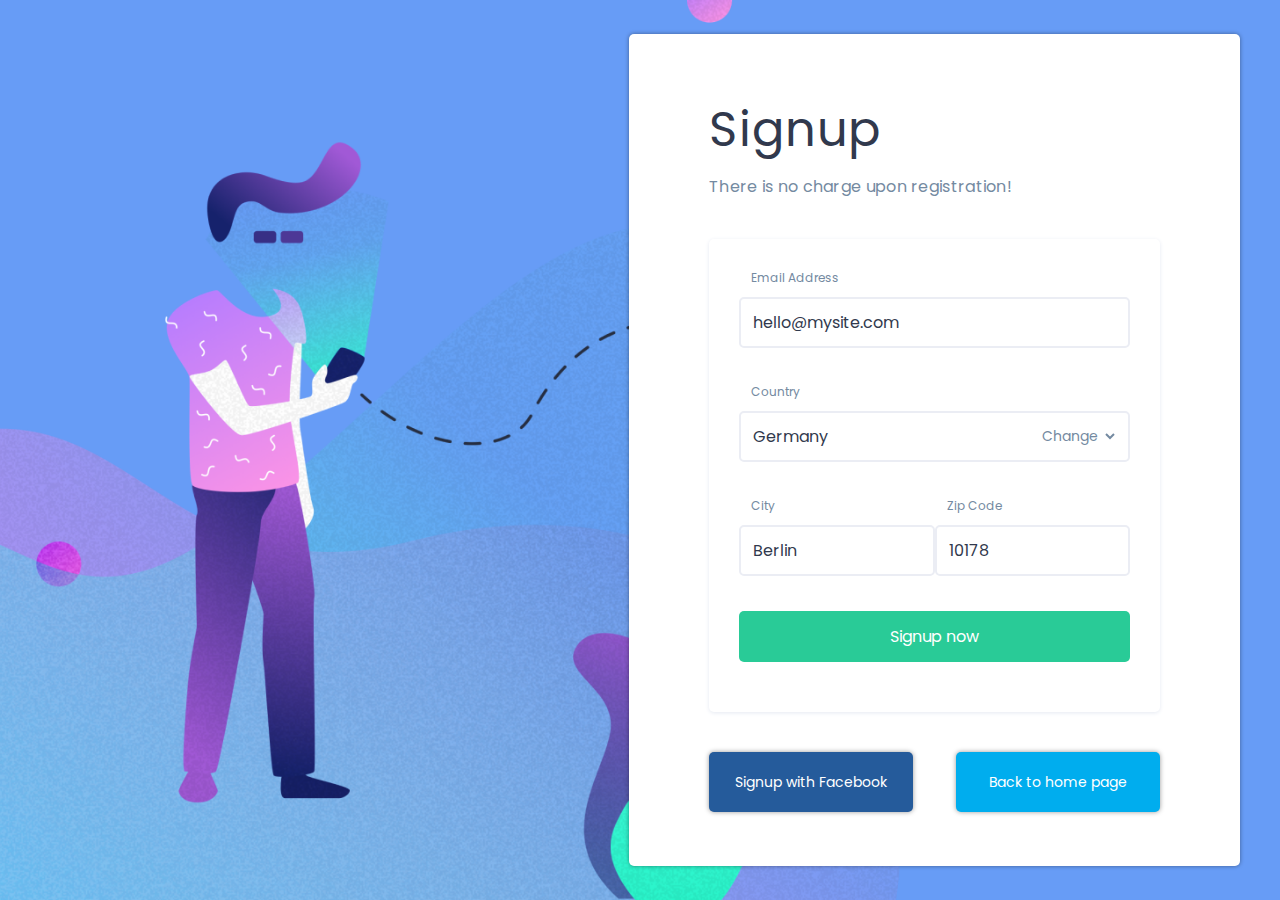
<file: Form.html>
<!DOCTYPE html>
<html lang="en">
    <head>
        <meta charset="UTF-8" />
        <meta http-equiv="X-UA-Compatible" content="IE=edge" />
        <meta name="viewport" content="width=device-width, initial-scale=1.0" />
        <link rel="stylesheet" href="stylesheet.css" />
        <link rel="stylesheet" href="media.css" />
        <link rel="stylesheet" href="general.css" />
        <link rel="stylesheet" href="style.css" />
        <title>Form</title>
    </head>
    <body>
        <div class="form-container">
            <div class="bg-illustration">
                <section>
                    <div class="form-section centerByMargin">
                        <div class="block" id="content">
                            <div class="inside-block-box centerByMargin">
                                <div>
                                    <h2 id="SignUpTitle">Signup</h2>
                                    <p>There is no charge upon registration!</p>
                                </div>
                                <div class="form-box" id="formBox">
                                    <form action="" id="registerForm">
                                        <div
                                            class="direction-column input-part-box"
                                        >
                                            <label for="Email"
                                                >Email Address</label
                                            >
                                            <input
                                                type="email"
                                                id="Email"
                                                name="email"
                                                placeholder="hello@mysite.com"
                                            />
                                        </div>
                                        <div
                                            class="direction-column input-part-box Drop-down-menu"
                                        >
                                            <label for="country">Country</label>
                                            <input
                                                type="text"
                                                id="country"
                                                name="country"
                                                placeholder="Germany"
                                                list="countryList"
                                            />
                                            <select
                                                name="CountryList"
                                                id="CountryList"
                                            >
                                                <option value="Change" selected>
                                                    Change
                                                </option>
                                                <option value="Georgia">
                                                    Georgia
                                                </option>
                                                <option value="France">
                                                    France
                                                </option>
                                                <option value="USA">USA</option>
                                                <option value="Brazil">
                                                    Brazil
                                                </option>
                                            </select>
                                        </div>
                                        <div
                                            class="space-between input-part-box"
                                        >
                                            <div class="direction-column">
                                                <label for="City">City</label>
                                                <input
                                                    type="text"
                                                    name="city"
                                                    id="City"
                                                    placeholder="Berlin"
                                                />
                                            </div>
                                            <div class="direction-column">
                                                <label for="CountryCode"
                                                    >Zip Code</label
                                                >
                                                <input
                                                    type="number"
                                                    name="zipcode"
                                                    id="CountryCode"
                                                    placeholder="10178"
                                                />
                                            </div>
                                        </div>
                                        <div>
                                            <button
                                                type="submit"
                                                id="submitBtn"
                                            >
                                                Signup now
                                            </button>
                                        </div>
                                        <div>
                                            <p id="valueCheck"></p>
                                        </div>
                                    </form>
                                </div>
                                <div class="space-between extra-buttons">
                                    <div>
                                        <button>Signup with Facebook</button>
                                    </div>
                                    <div>
                                        <button id="backToHome">
                                            Back to home page
                                        </button>
                                    </div>
                                </div>
                            </div>
                        </div>
                    </div>
                </section>
            </div>
        </div>
        <script src="javascript.js"></script>
    </body>
</html>
</file>
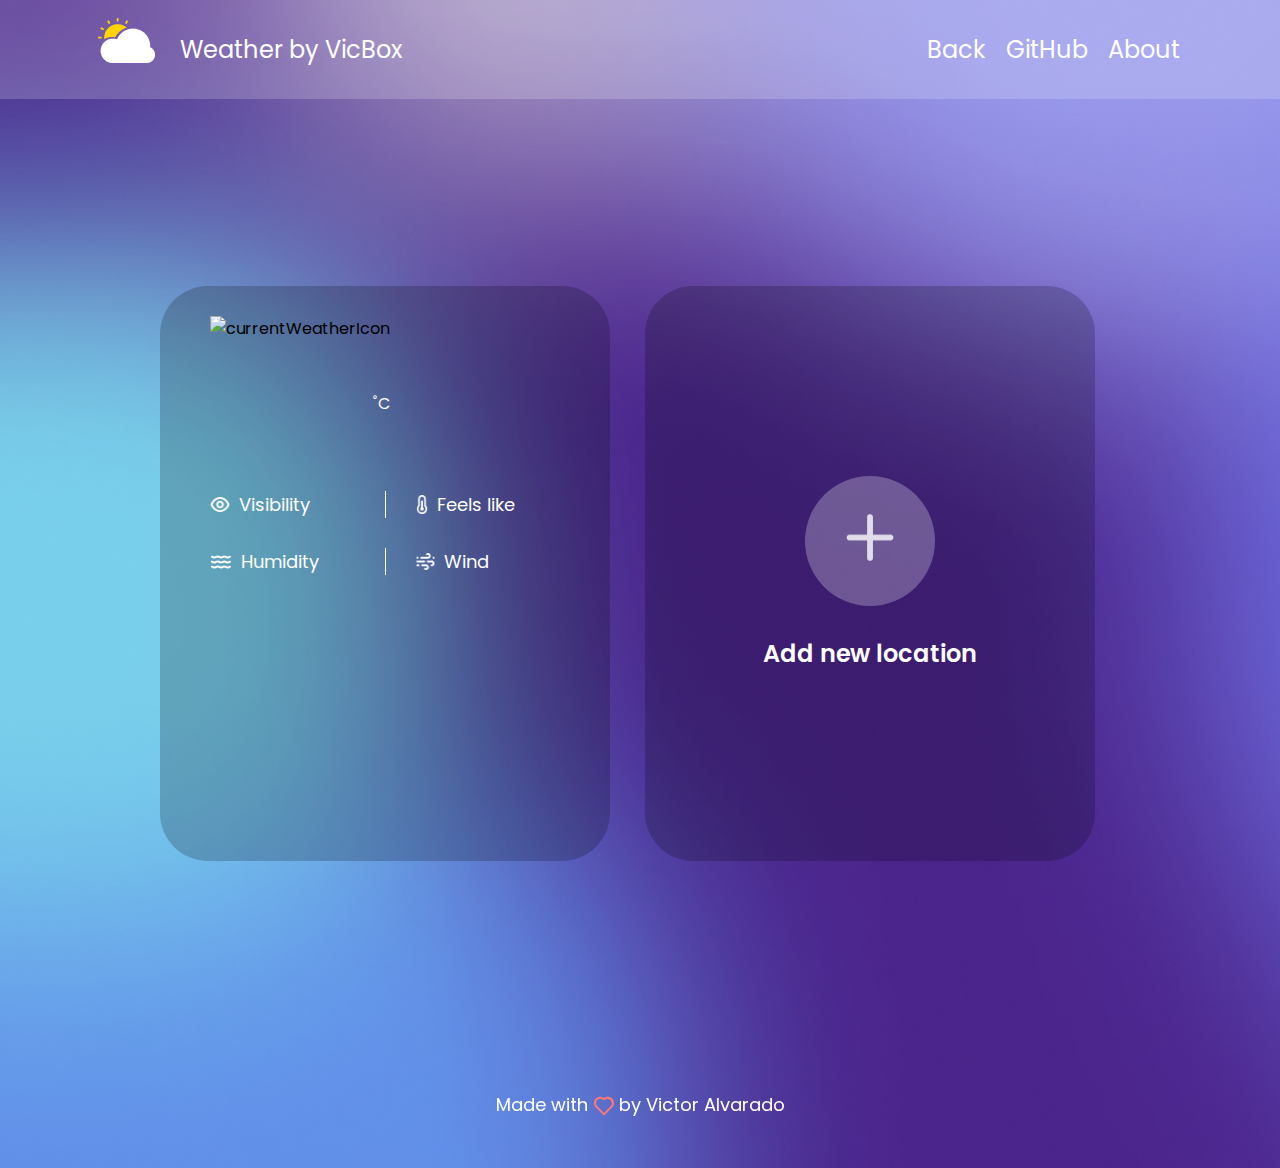
<file: weather.html>
<!DOCTYPE html>
<html lang="en">
    <head>
        <meta charset="UTF-8" />
        <meta http-equiv="X-UA-Compatible" content="IE=edge" />
        <meta name="viewport" content="width=device-width, initial-scale=1.0" />
        <link rel="stylesheet" href="stylesheet.css" />
        <link rel="stylesheet" href="style.css" />
        <link rel="stylesheet" href="general.css" />
        <link rel="stylesheet" href="media.css" />
        <title>weather</title>
    </head>
    <body>
        <div class="container">
            <header>
                <div class="space-between header-container">
                    <div class="space-between header-leftside">
                        <div class="header-icons">
                            <a href="#"
                                ><img
                                    src="./images/Union.png"
                                    alt="cloud-icon"
                                    class="cloud-icon"
                            /></a>
                            <a href="#"
                                ><img
                                    src="./images/Subtract.png"
                                    alt="sun-header-icon"
                                    class="sun-header-icon"
                            /></a>
                        </div>
                        <div>
                            <a href="#"><p>Weather by VicBox</p></a>
                        </div>
                    </div>
                    <div>
                        <nav>
                            <ul class="flex-align-center">
                                <li><a href="index.html">Back</a></li>
                                <li><a href="#">GitHub</a></li>
                                <li><a href="#">About</a></li>
                            </ul>
                        </nav>
                    </div>
                </div>
            </header>
            <section>
                <div class="grid middle-section">
                    <div class="block" id="block1">
                        <div class="space-between icon-date-part">
                            <div>
                                <img
                                    id="currentWeatherIcon"
                                    alt="currentWeatherIcon"
                                    class="current-Weather-Icon"
                                />
                            </div>
                            <div>
                                <p id="cityName"></p>
                                <p id="currentdate"></p>
                            </div>
                        </div>
                        <div class="temp-indicator-part">
                            <div>
                                <p id="tempIndicator"></p>
                                <span>˚C</span>
                            </div>
                            <div>
                                <p id="weatherDescription"></p>
                            </div>
                        </div>
                        <div class="grid extra-weather-stats">
                            <div>
                                <div class="space-between event-left-side">
                                    <div>
                                        <img
                                            src="./images/visibility-icon.png"
                                            alt="Visibility"
                                            class="visibility-icon"
                                        />
                                        <p>Visibility</p>
                                    </div>
                                    <div>
                                        <p id="VisibilityIndicator"></p>
                                    </div>
                                </div>
                            </div>
                            <div class="item">
                                <div class="space-between event-right-side">
                                    <div>
                                        <img
                                            src="./images/temp-icon.png"
                                            alt="Temperature"
                                            class="temp-icon"
                                        />
                                        <p>Feels like</p>
                                    </div>
                                    <div>
                                        <p id="feelsLikeIndicator"></p>
                                    </div>
                                </div>
                            </div>
                            <div>
                                <div class="space-between event-left-side">
                                    <div>
                                        <img
                                            src="./images/humidity-icon.png"
                                            alt="Humidity"
                                            class="humidity-icon"
                                        />
                                        <p>Humidity</p>
                                    </div>
                                    <div>
                                        <p id="humidityIndicator"></p>
                                    </div>
                                </div>
                            </div>
                            <div class="item">
                                <div class="space-between event-right-side">
                                    <div>
                                        <img
                                            src="./images/wind-icon.png"
                                            alt="Wind"
                                            class="wind-icon"
                                        />
                                        <p>Wind</p>
                                    </div>
                                    <div>
                                        <p id="windIndicator"></p>
                                    </div>
                                </div>
                            </div>
                        </div>
                    </div>
                    <div class="block" id="block2">
                        <div class="flex-center-content adder-block">
                            <div>
                                <div class="plus-icon-box flex-center-content">
                                    <a href="#"
                                        ><img
                                            src="./images/add-block-icon.png"
                                            alt="plus-icon"
                                            class="plus-icon"
                                    /></a>
                                </div>
                                <div class="adder-title">
                                    <p>Add new location</p>
                                </div>
                            </div>
                        </div>
                    </div>
                </div>
            </section>
            <footer>
                <div class="weather-footer">
                    <p>
                        Made with
                        <img src="./images/heart-icon.png" alt="heart" />
                        by Victor Alvarado
                    </p>
                </div>
            </footer>
        </div>
        <script src="javascript.js"></script>
    </body>
</html>
</file>
<file: stylesheet.css>
/* Weather fonts */

font-face {
    font-family: "Poppins";
    src: url("fonts/Poppins-Medium.woff2") format("woff2"),
        url("fonts/Poppins-Medium.woff") format("woff");
    font-weight: 500;
    font-style: normal;
    font-display: swap;
}
@font-face {
    font-family: "Poppins";
    src: url("fonts/Poppins-Regular.woff2") format("woff2"),
        url("fonts/Poppins-Regular.woff") format("woff");
    font-weight: normal;
    font-style: normal;
    font-display: swap;
}
@font-face {
    font-family: "Poppins";
    src: url("fonts/Poppins-SemiBold.woff2") format("woff2"),
        url("fonts/Poppins-SemiBold.woff") format("woff");
    font-weight: 600;
    font-style: normal;
    font-display: swap;
}

/* Form fonts */

@font-face {
    font-family: "Roboto";
    src: url("fonts/Roboto-Medium.woff2") format("woff2"),
        url("fonts/Roboto-Medium.woff") format("woff");
    font-weight: 500;
    font-style: normal;
    font-display: swap;
}

@font-face {
    font-family: "Roboto";
    src: url("fonts/Roboto-Light.woff2") format("woff2"),
        url("fonts/Roboto-Light.woff") format("woff");
    font-weight: 300;
    font-style: normal;
    font-display: swap;
}
@font-face {
    font-family: "Roboto";
    src: url("fonts/Roboto-Regular.woff2") format("woff2"),
        url("fonts/Roboto-Regular.woff") format("woff");
    font-weight: normal;
    font-style: normal;
    font-display: swap;
}
</file>
<file: media.css>
@media (max-width: 800px) {
    /* Weather responsive */
    .container {
        height: 100%;
        padding-bottom: 100px;
    }
    .header-container .mobileResolution {
        display: none;
    }
    .extra-weather-stats .event-right-side {
        padding-left: 18px;
    }
    .extra-weather-stats .event-left-side {
        padding-right: 18px;
    }
    .container header nav ul a {
        font-size: 20px;
    }
    .container header {
        padding: 28px 20px;
    }
    .header-container {
        max-width: 95%;
    }
    .container .header-leftside p {
        font-size: 20px;
    }
    .middle-section {
        margin-top: 100px;
        gap: 30px;
    }
    .block {
        margin: 0 auto;
    }
    .middle-section {
        grid-template-columns: repeat(1, 1fr);
        align-items: center;
    }

    /* Form responsive */
    .form-container .form-section .form-box {
        margin-bottom: 25px;
    }
    .form-container .form-section {
        padding: 0;
    }
    .form-container .form-section .block {
        max-width: 100%;
        min-height: 100%;
        border-radius: 0;
        box-shadow: none;
        padding-top: 100px;
    }
    .inside-block-box .extra-buttons button {
        max-width: 170px;
        width: 100%;
        padding: 0 10px;
    }
    /* Main page introduction responsive */
    .aboutCompany .desktopNav {
        display: none;
    }
    .Introduction .aboutCompany {
        min-height: 60vh;
    }
    .Introduction .aboutCompany .desktopNav a {
        display: none;
    }
    .aboutCompany-box .mobileIcon {
        display: inline-block;
    }
    .aboutCompany-box .mobileNav {
        display: block;
        z-index: 20;
    }
    .Introduction .Authorization-part {
        display: none;
    }
    .Introduction .aboutCompany-box .info-textarea {
        grid-template-columns: 1fr;
    }
    .Introduction .aboutCompany-box .videoArea {
        display: none;
    }
    .aboutCompany .aboutCompany-box {
        padding-bottom: 20px;
    }
    .aboutCompany .aboutCompany-box h1 {
        max-width: 423px;
        width: 100%;
        line-height: 48px;
        font-size: 32px;
    }
    .Introduction .extraCompanyInfo-box {
        grid-template-columns: 1fr;
    }
    .Introduction .extraCompanyInfo-box span {
        font-size: 24px;
    }
    .Introduction .extraCompanyInfo-box div:first-child p {
        font-size: 24px;
        max-width: 200px;
        width: 100%;
    }
    .Introduction .aboutCompany-box .info-textarea {
        margin-top: 60px;
    }
    .buttons-box .videoBtn {
        display: inline-block;
    }

    /* Main page 'about team' responsive */

    .TeamBox .TeamTitle h2 {
        font-size: 24px;
        line-height: 36px;
    }
    .TeamBox .TeamText p:last-child {
        display: none;
    }
    .insideTeamContainer .TeamBox {
        padding: 170px 20px 20px 20px;
        width: 100%;
        height: auto;
    }
    .TeamBox .TeamImage {
        max-width: 327px;
        width: 100%;
        max-height: 272px;
        width: 100%;
        top: -150px;
        left: 50%;
        transform: translateX(-50%);
    }
    .TeamBox .TeamImage img {
        padding: 0 20px;
        height: 100%;
    }

    /* Main page 'Benefits' responsive */

    .benefits {
        grid-template-columns: 1fr;
        padding: 0px 30px;
        row-gap: 40px;
        column-gap: 0;
    }
    .BenefitsContainer {
        margin-top: 150px;
    }
    .BenefitsContainer .benefits .benefitsRightPart {
        grid-row-start: 1;
        grid-row-end: 1;
    }
    .benefits .benefitsLeftPart .benefitsheadline {
        grid-column-start: 1;
        grid-column-end: 2;
    }
    .benefits .benefitsheadline h2 {
        font-size: 24px;
        line-height: 36px;
    }
    .benefits .benefitsheadline {
        max-width: 450px;
        width: 100%;
    }
    .benefits .advantagesHeadline div {
        max-width: 450px;
        width: 100%;
    }
    .advantagesHeadline div h3,
    .arrowIconBox {
        display: none;
    }
    .advantagesList ul {
        align-items: center;
    }

    /* Main page 'caseStudies' responsive */
    .caseStudies {
        margin-top: 100px;
    }
    .caseStudies .caseStudiesHeadline {
        flex-direction: column;
    }
    .caseStudies .caseStudiesHeadline h2 {
        max-width: 259px;
        width: auto;
        font-size: 24px;
        line-height: 36px;
    }
    .caseStudiesInfo p:nth-child(1) {
        margin-top: 10px;
    }
    .caseStudiesInfo p:nth-child(2) {
        font-size: 18px;
        margin-top: 7px;
    }
    .caseStudies .caseStudiesImage {
        max-width: 280px;
    }

    /* Main page 'Case studies that company have worked' responsive  */
    .frequentlyQuestions .frequentlyQuestionsHeadline h2 {
        font-size: 24px;
    }
    .hideText {
        display: inline-block;
    }
    .frequentlyQuestions {
        margin-top: 140px;
    }
    .frequentlyQuestionsbody .dropDownIcon {
        display: none;
    }
    .frequentlyQuestionsbody .questionItem {
        border: none;
        text-align: center;
    }

    /* Main page footer responsive  */
    .footerContainer {
        margin-top: 100px;
    }
    .footerContainer .footerHeadline {
        padding: 40px 30px;
    }
    .footerContainer .footerHeadline h2 {
        font-size: 24px;
    }
    .insideFooterBody .footerlist {
        padding-top: 20px;
    }
    .insideFooterBody .footerMainPart {
        padding: 50px 20px;
    }
    .insideFooterBody .aboutList {
        display: none;
    }
    .footerBody .insideFooterBody {
        grid-template-columns: repeat(2, 1fr);
        column-gap: 20px;
    }
    .footerContainer .insideFooterBody .footerMainPart {
        grid-column-start: 1;
        grid-column-end: 3;
        margin: 0 auto;
    }
    .insideFooterBody .officeAdressContainer {
        grid-row-start: 3;
        grid-column-start: 1;
        grid-column-end: 3;
        margin: 0 auto;
    }
}
</file>
<file: general.css>
.flex {
    display: flex;
}
.direction-column {
    display: flex;
    flex-direction: column;
}
.grid {
    display: grid;
}
.space-between {
    display: flex;
    justify-content: space-between;
    align-items: center;
}
.flex-align-center {
    display: flex;
    align-items: center;
}
.flex-center-content {
    display: flex;
    align-items: center;
    justify-content: center;
}
.centerByMargin {
    margin: 0 auto;
}
</file>
<file: style.css>
* {
    margin: 0;
    padding: 0;
    box-sizing: border-box;
    font-family: "poppins";
}
body {
    min-height: 100vh;
}
/* background photo */
.container {
    background-image: url("./images/Rectangle 2.png");
    background-repeat: no-repeat;
    background-size: cover;
    min-height: 100vh;
    padding-bottom: 50px;
}
.container header {
    background-color: rgba(255, 255, 255, 0.19);
    padding: 28px 40px;
}
.container header p {
    color: rgba(255, 255, 255, 1);
    font-size: 24px;
}
.container header nav ul {
    list-style: none;
    gap: 20px;
}
.container header nav ul a {
    text-decoration: none;
    color: rgba(255, 255, 255, 1);
    font-size: 24px;
}

/* Header side */
.header-container {
    max-width: 90%;
    width: 100%;
    margin: 0 auto;
    justify-content: space-between;
}
.header-leftside {
    gap: 25px;
}
.header-leftside a {
    text-decoration: none;
}
.icon {
    width: 50px;
}
.header-icons {
    position: relative;
}
.sun-header-icon {
    position: absolute;
    left: -2px;
    top: -10px;
}
.middle-section .block {
    max-width: 450px;
    width: 100%;
    min-height: 575px;
    height: 100%;
    background-color: rgba(0, 0, 0, 0.2);
    border-radius: 48px;
}

/* first block */
.middle-section {
    grid-template-columns: 1fr 1fr;
    max-width: 1000px;
    margin: 0 auto;
    margin-top: 187px;
    gap: 10px;
    padding: 0 20px;
}
#block1 {
    padding-top: 30px;
}
.icon-date-part {
    max-width: 350px;
    margin: 0 auto;
    align-items: center;
    padding-right: 20px;
}
.icon-date-part img {
    width: 37px;
}
.icon-date-part p:first-child {
    font-size: 24px;
    color: #fff;
}
.icon-date-part p:last-child {
    font-size: 18px;
    color: #fff;
}
.temp-indicator-part {
    max-width: 300px;
    margin: 0 auto;
}
.temp-indicator-part div {
    display: flex;
    justify-content: center;
    align-items: top;
    gap: -5px;
}
.temp-indicator-part div span {
    width: 24px;
    color: #fff;
    margin-top: 50px;
}
.temp-indicator-part p:first-child {
    font-size: 140px;
    color: #fff;
}
.temp-indicator-part p:last-child {
    font-size: 18px;
    color: #fff;
    margin-top: -30px;
}
.extra-weather-stats {
    grid-template-columns: repeat(2, 1fr);
    max-width: 370px;
    margin: 0 auto;
    row-gap: 30px;
    margin-top: 75px;
    padding-bottom: 30px;
    padding-left: 10px;
    padding-right: 10px;
}
.extra-weather-stats img {
    margin-right: 0px;
    vertical-align: middle;
    margin-right: 5px;
}
.extra-weather-stats p {
    font-size: 18px;
    vertical-align: middle;
    color: #fff;
    display: inline-block;
}
.visibility-icon,
.humiduty-icon {
    width: 20px;
}
.temp-icon {
    width: 12px;
}
.wind-icon {
    width: 19px;
}

.item {
    border-left-style: solid;
    border-left-width: 1px;
    border-left-color: #fff;
}
.event-right-side {
    padding-left: 30px;
    flex-wrap: wrap;
}
.event-left-side {
    padding-right: 30px;
    flex-wrap: wrap;
}

/* second block */
.plus-icon {
    width: 48px;
}
.plus-icon-box {
    width: 130px;
    height: 130px;
    background-color: #ffffff42;
    border-radius: 50%;
    margin: 0 auto;
    margin-bottom: 30px;
}
.adder-title p {
    font-size: 24px;
    font-weight: 600;
    color: #fff;
}
.adder-block {
    height: 100%;
}

/* Footer */
.container footer {
    position: sticky;
    top: 100%;
}
.weather-footer {
    margin-top: 230px;
}
.weather-footer p {
    color: #fff;
    text-align: center;
    font-size: 18px;
    vertical-align: middle;
}
.weather-footer img {
    vertical-align: middle;
}

/*      Form Styles      */
.form-container {
    background-color: #679cf6;
    background-size: 100% 100%;
}
.bg-illustration {
    background-image: url("./images/Illustration-black.png");
    background-size: contain;
    height: 100vh;
    background-repeat: no-repeat;
}
.form-container .block {
    background-color: #ffffff;
    padding-top: 60px;
    max-width: 611px;
    width: 100%;
    height: 832px;
    border-radius: 5px;
    box-shadow: 0 0 4px rgba(0, 0, 0, 0.4);
}
.form-section {
    max-width: 1600px;
    width: 100%;
    height: 100vh;
    padding: 0 40px;
    display: flex;
    justify-content: end;
    align-items: center;
}
.form-section h2 {
    font-size: 48px;
    font-weight: normal;
    color: #31394d;
    letter-spacing: 1px;
    margin-bottom: 8px;
}
.form-section p {
    font-size: 16px;
    font-weight: normal;
    color: #748aa1;
    letter-spacing: 0.3px;
    margin-bottom: 40px;
}
#valueCheck {
    margin-bottom: 0;
}
.form-box {
    box-shadow: 0px 1px 4px #e5e9f2;
    border-radius: 5px;
    padding: 30px;
    margin-bottom: 40px;
}
.form-box label {
    font-size: 12px;
    font-weight: normal;
    color: #748aa1;
    margin-bottom: 10px;
    margin-left: 12px;
}
.form-box button {
    max-width: 391px;
    width: 100%;
    height: 51px;
    background-color: #29cb97;
    color: #fff;
    font-size: 16px;
    font-weight: normal;
    border: none;
    border-radius: 5px;
    display: inherit;
    margin: 0 auto;

    cursor: pointer;
}
.form-box input::placeholder {
    font-size: 16px;
    color: #31394d;
    font-weight: normal;
}
#Email,
#country {
    height: 51px;
    border-radius: 5px;
    border: 2px solid #ebedf4;
    padding-left: 12px;
    font-size: 16px;
}
#City,
#CountryCode {
    height: 51px;
    width: 100%;
    border-radius: 5px;
    border: 2px solid #ebedf4;
    padding-left: 12px;
    font-size: 16px;
}
select {
    background-color: transparent;
}
.inside-block-box {
    max-width: 491px;
    width: 100%;
    padding: 0 20px;
}

.input-part-box {
    margin-bottom: 35px;
}
.extra-buttons button {
    width: 204px;
    height: 60px;
    font-size: 14px;
    color: #ffffff;
    font-weight: normal;
    cursor: pointer;

    border: none;
    border-radius: 5px;
    box-shadow: 0 0 5px rgba(0, 0, 0, 0.4);
}
.extra-buttons div:first-child button {
    background-color: #255b9b;
}
.extra-buttons div:last-child button {
    background-color: #00adee;
}
.Drop-down-menu {
    position: relative;
}
#CountryList {
    border: none;
    width: 80px;
    outline: none;
    font-size: 14px;
    color: #748aa1;
    position: absolute;
    right: 12px;
    top: 42px;
}

/* main page styles */

.Introduction {
    position: relative;
}
.aboutCompany {
    background: rgb(255, 255, 255);
    background: linear-gradient(
        180deg,
        rgba(255, 255, 255, 1) 0%,
        rgba(210, 210, 210, 1) 0%,
        rgba(199, 199, 199, 1) 13%,
        rgba(179, 179, 179, 1) 26%,
        rgba(0, 0, 0, 1) 100%
    );
    background-repeat: no-repeat;
    background-size: auto;
}
.aboutCompany-box {
    max-width: 1350px;
    width: 100%;
    margin: 0 auto;
    padding: 20px 20px 50px 20px;
}
.logo-circle {
    width: 40px;
    height: 40px;
    border-radius: 50%;
    background-color: #ff9f34;
}
.aboutCompany a {
    text-decoration: none;
    color: #fff;
}
.logo-circle a {
    font-size: 18px;
    font-weight: 600;
}
.logo-title a {
    font-size: 24px;
    font-weight: 600;
}
.Authorization-part,
.logo-part {
    gap: 15px;
}
.aboutCompany .desktopNav ul {
    list-style: none;
    gap: 30px;
}
.Authorization-part a:last-child {
    font-weight: 500;
    padding: 10px 30px;
    border: 1px solid #fff;
}
.Authorization-part a:last-child:hover {
    background-color: rgba(255, 255, 255, 0.28);
    transition: background-color 0.14s;
}
.Authorization-part a:last-child:not(:hover) {
    background-color: transparent;
    transition: background-color 0.14s;
}
.aboutCompany-box {
    color: #fff;
}
.aboutCompany-box h1 {
    max-width: 529px;
    width: 100%;
    letter-spacing: 1px;
    line-height: 72px;
    font-size: 52px;
    font-weight: 700;
}
.aboutCompany-box p {
    max-width: 514px;
    width: 100%;
    font-size: 16px;
    font-weight: normal;
    line-height: 32px;
    margin-top: 20px;
}
.headline {
    max-width: 520px;
    width: 100%;
    letter-spacing: 1px;
    font-weight: 700;
    line-height: 72px;
    font-size: 52px;
}
.insideHeader {
    gap: 10px;
}

/*  mobile nav styles  */
.mobileNav ul {
    list-style: none;
    display: flex;
    flex-direction: column;
    text-align: center;
    gap: 30px;
    margin-top: 180px;
    font-size: 20px;
}
.mobileNav ul li::after {
    content: "";
    display: block;
    width: 120px;
    height: 1.5px;
    background-color: #fff;
}
.mobileNav {
    position: absolute;
    background-color: rgba(34, 34, 34, 0.819);
    width: 100%;
    left: 0;
    right: 0;
    height: 100vh;
    transition: top 0.6s;
    display: none;
}
.mobileIcon {
    position: relative;
    z-index: 999;
    display: none;
    cursor: pointer;
}
.hide {
    top: -100vh;
}
.show {
    height: 105vh;
    top: 0;
    backdrop-filter: blur(3px);
}
.scrollHide {
    overflow-y: hidden;
}

/* buttons */
.buttons-box {
    max-width: 340px;
    width: 100%;
    margin-top: 40px;
    gap: 10px;
    flex-wrap: wrap;
}
.getStartedBtn {
    width: 165px;
    height: 56px;
    font-size: 16px;

    border: none;
    color: #ffffff;
    cursor: pointer;
}
.getStartedBtn:hover {
    background-color: #ffb45f;
    transition: background-color 0.15s;
}
.getStartedBtn:not(:hover) {
    background-color: #ff9f34;
    transition: background-color 0.15s;
}
.videoBtn {
    display: none;
    width: 165px;
    height: 56px;
    font-size: 16px;
    background-color: transparent;
    border: 1px solid #fff;
    color: #fff;
    cursor: pointer;
}
.info-textarea .videoArea video {
    width: 100%;
}
.aboutCompany-box .videoBtn:hover {
    background-color: rgb(66, 66, 66);
    transition: background-color 0.15s;
}
.aboutCompany-box .videoBtn:not(:hover) {
    background-color: transparent;
    transition: background-color 0.15s;
}

.aboutCompany-box .info-textarea {
    grid-template-columns: repeat(2, 1fr);
    grid-auto-rows: minmax(400px, auto);
    gap: 40px;
    margin-top: 150px;
}

.extraCompanyInfo {
    background-color: #fceee0;
}
.extraCompanyInfo-box {
    max-width: 1350px;
    width: 100%;
    grid-template-columns: repeat(2, 1fr);
    gap: 60px;
    align-items: center;
    padding: 90px 20px;
}
.extraCompanyInfo-box span {
    font-size: 40px;
    font-weight: 700;
}
.extraCompanyInfo-box div:first-child p {
    font-size: 40px;
}
.extraCompanyInfo-box div:last-child p {
    font-size: 16px;
    line-height: 32px;
    font-weight: normal;
    max-width: 470px;
    width: 100%;
}

/*   about company team styles   */

.insideTeamContainer {
    position: relative;
}
.TeamBox {
    max-width: 1150px;
    width: 100%;
    background-color: #402613;
    margin-top: 300px;

    position: sticky;
    left: 100%;
    padding-left: 500px;
    padding-top: 50px;
    color: #fff;

    min-height: 540px;
    height: auto;
    padding-bottom: 20px;
}
.insideTeamContainer {
    position: relative;
}
.TeamImage {
    max-width: 600px;
    width: 100%;
    max-height: 500px;
    height: 100%;
    position: absolute;
    z-index: 20;
    top: -200px;
    left: -200px;
}
.TeamImage img {
    object-fit: cover;
    width: 100%;
    height: 100%;
}
.TeamTitle {
    max-width: 445px;
    width: auto;
}
.TeamTitle h2 {
    font-size: 40px;
    line-height: 60px;
    letter-spacing: 0.5px;
}
.TeamText {
    max-width: 514px;
    width: 100%;
    font-weight: normal;
}
.TeamText p {
    font-size: 16px;
    line-height: 32px;
}
.TeamText p:first-child {
    margin-top: 40px;
}
.TeamText p:last-child {
    font-size: 16px;
    margin-top: 30px;
    line-height: 32px;
}
.insideTeamBox {
    max-width: 500px;
    width: 100%;
}

/*   working Benefits styles   */

.BenefitsContainer {
    max-width: 1350px;
    width: 100%;
    margin: 200px auto 0px auto;
}
.BenefitsContainer .benefitsheadline h2 {
    color: #1e1000;
    font-size: 40px;
    line-height: 60px;
    letter-spacing: 0.5px;
}
.benefitsheadline {
    max-width: 536px;
    width: 100%;
    grid-column-start: 1;
    grid-column-end: 3;
}
.benefits {
    grid-template-columns: 1fr 1.5fr;
    row-gap: 60px;
    column-gap: 50px;
    padding: 0 20px;
}
.benefitsRightPart img {
    width: 100%;
    height: 100%;
}
.advantagesHeadline h3 {
    font-weight: 600;
    font-size: 24px;
    letter-spacing: 0.5px;
    color: #121212;
    margin-bottom: 25px;
}
.advantagesHeadline p {
    font-weight: normal;
    color: #1e1000b5;
    line-height: 32px;
    font-size: 16px;
    max-width: 356px;
    width: 100%;
    margin-bottom: 55px;
}
.advantagesList ul {
    list-style: none;
    gap: 45px;
}
.advantagesList ul li {
    border: 1px solid #dddddd;
    max-width: 450px;
    width: 100%;
    min-height: 80px;
    height: auto;
    justify-content: space-between;
    padding: 0 20px 0 15px;
}
.advantagesList ul li p:first-child {
    font-size: 18px;
    font-weight: 500;
    color: #1e1000;
}
.advantagesList ul li p:last-child {
    font-weight: normal;
    font-size: 16px;
    color: #1e1000b5;
}
.advantagesList .icon-div {
    width: 52px;
    height: 52px;
    border-radius: 50%;
    background-color: #ff9f3414;
    margin-right: 20px;
}

/*   Case studiesthat company have worked styles   */

/*   Swiper works after refresh   */

.caseStudies {
    max-width: 1350px;
    width: 100%;
    margin: 0 auto;
    padding: 0 20px;
    margin-top: 180px;
}
.caseStudies .caseStudiesHeadline {
    gap: 20px;
}
.caseStudiesHeadline h2 {
    font-size: 40px;
    line-height: 60px;
    color: #1e1000;
    max-width: 440px;
    width: 100%;
}
.caseStudiesHeadline p {
    font-size: 16px;
    line-height: 32px;
    color: #1e1000b5;
    max-width: 480px;
    width: 100%;
}
.caseStudiesworksBox .caseStudiesImage {
    max-width: 400px;
    width: 100%;
    max-height: 300px;
    height: 100%;
}
.caseStudiesImage img {
    width: 100%;
}
.caseStudiesInfo p:nth-child(1) {
    color: #ff9f34;
    font-size: 16px;
    margin-top: 20px;
}
.caseStudiesInfo p:nth-child(2) {
    font-size: 24px;
    letter-spacing: 0.5px;
    font-weight: 600;
    color: #1e1000;
    margin-top: 15px;
}
.caseStudiesInfo p:nth-child(3) {
    font-size: 16px;
    font-weight: normal;
    color: #1e1000b5;
    margin-top: 10px;
    max-width: 300px;
    width: 100%;
    line-height: 32px;
    padding-bottom: 25px;
}
.caseStudies .caseStudiesworksBox {
    margin-top: 60px;
    gap: 10px;
}
.caseStudies .mySwiper {
    max-width: 300px;
}

/*   Case studies that company have worked styles   */
.frequentlyQuestions {
    max-width: 1350px;
    width: 100%;
    margin-top: 200px;
    padding: 0 20px;
}
.questionItem {
    border: 1px solid #dddddd;
    padding: 20px 35px;
}
.frequentlyQuestionsbody {
    row-gap: 50px;
    margin-top: 50px;
}
.frequentlyQuestionsbody .questionItem p:first-child {
    font-size: 20px;
    font-weight: 500;
    color: #1e1000;
    margin-bottom: 10px;
}
.frequentlyQuestionsbody .questionItem p:last-child {
    font-size: 16px;
    font-weight: 400;
    color: #aaaaaa;
    line-height: 32px;
    max-width: 1000px;
    width: 100%;
}
.frequentlyQuestions .frequentlyQuestionsHeadline {
    text-align: center;
}
.frequentlyQuestions .frequentlyQuestionsHeadline h2 {
    margin-bottom: 20px;
    font-size: 40px;
    color: #1e1000;
    letter-spacing: -0.5px;
}
.frequentlyQuestions .frequentlyQuestionsHeadline p {
    max-width: 500px;
    width: 100%;
    line-height: 28.8px;
    font-weight: 400;
    font-size: 16px;
}
.showText {
    display: inline-block;
}
.hideText {
    display: none;
}
.frequentlyQuestionsbody .questionItem {
    cursor: pointer;
}

/*   footer styles   */
.footerContainer {
    margin-top: 150px;
    position: sticky;
    top: 100%;
}
.footerHeadline {
    background-color: #fff4ea;
    width: 100%;
    min-height: 370px;
    text-align: center;
    padding: 60px;
}
.footerHeadline h2 {
    font-size: 40px;
    font-weight: 700;
    letter-spacing: 0.7px;
    margin-bottom: 20px;
    color: #1e1000;
}
.footerHeadline p {
    max-width: 444px;
    width: 100%;
    margin: 0 auto;
    line-height: 28.8px;
    margin-bottom: 30px;
}
.footerBody {
    background-color: #402613;
}
.insideFooterBody {
    width: 100%;
    min-height: 420px;
    height: auto;

    grid-template-columns: 2fr 1fr 1fr 1fr 1.3fr;
    column-gap: 20px;
}
.insideFooterBody ul {
    list-style: none;
    gap: 20px;
    max-width: 100px;
    width: 100%;
    margin: 0 auto;
}
footer a {
    text-decoration: none;
    color: #fff;
}
.footerMainPart {
    padding: 80px 90px;
}
.footerMainPart .logo-part {
    margin-bottom: 40px;
}
.footerMainPart p {
    max-width: 360px;
    width: 100%;
    font-size: 16px;
    line-height: 32px;
    color: #ffffffb5;

    margin-bottom: 30px;
}
.socialNetworks {
    max-width: 200px;
    width: 100%;
}
.insideFooterBody ul a {
    text-decoration: none;
    color: #f4f4f4;
    font-size: 14px;
}
.listHeadline {
    font-size: 16px;
    color: #fff;
    font-weight: 700;
}
.footerlist {
    padding-top: 80px;
}
.officeAdressContainer {
    padding: 80px 35px;
}
.officeAdress p:first-child {
    font-size: 16px;
    color: #fff;
    font-weight: 700;
    margin-bottom: 20px;
}
.officeAdress p:last-child {
    max-width: 180px;
    width: 100%;
    font-size: 14px;
    color: #f4f4f4;
    font-weight: normal;
    line-height: 25.2px;
}
.footerLastPart {
    grid-column-start: 1;
    grid-column-end: 6;
    min-height: 70px;
    height: auto;

    text-align: center;
}
.insideFooterLastPart p {
    font-size: 16px;
    color: #fff;
    padding: 23px 10px;
}
.footerLastPart::before {
    content: "";
    display: block;
    width: 100%;
    height: 1px;
    background-color: #fff;
}
</file>
